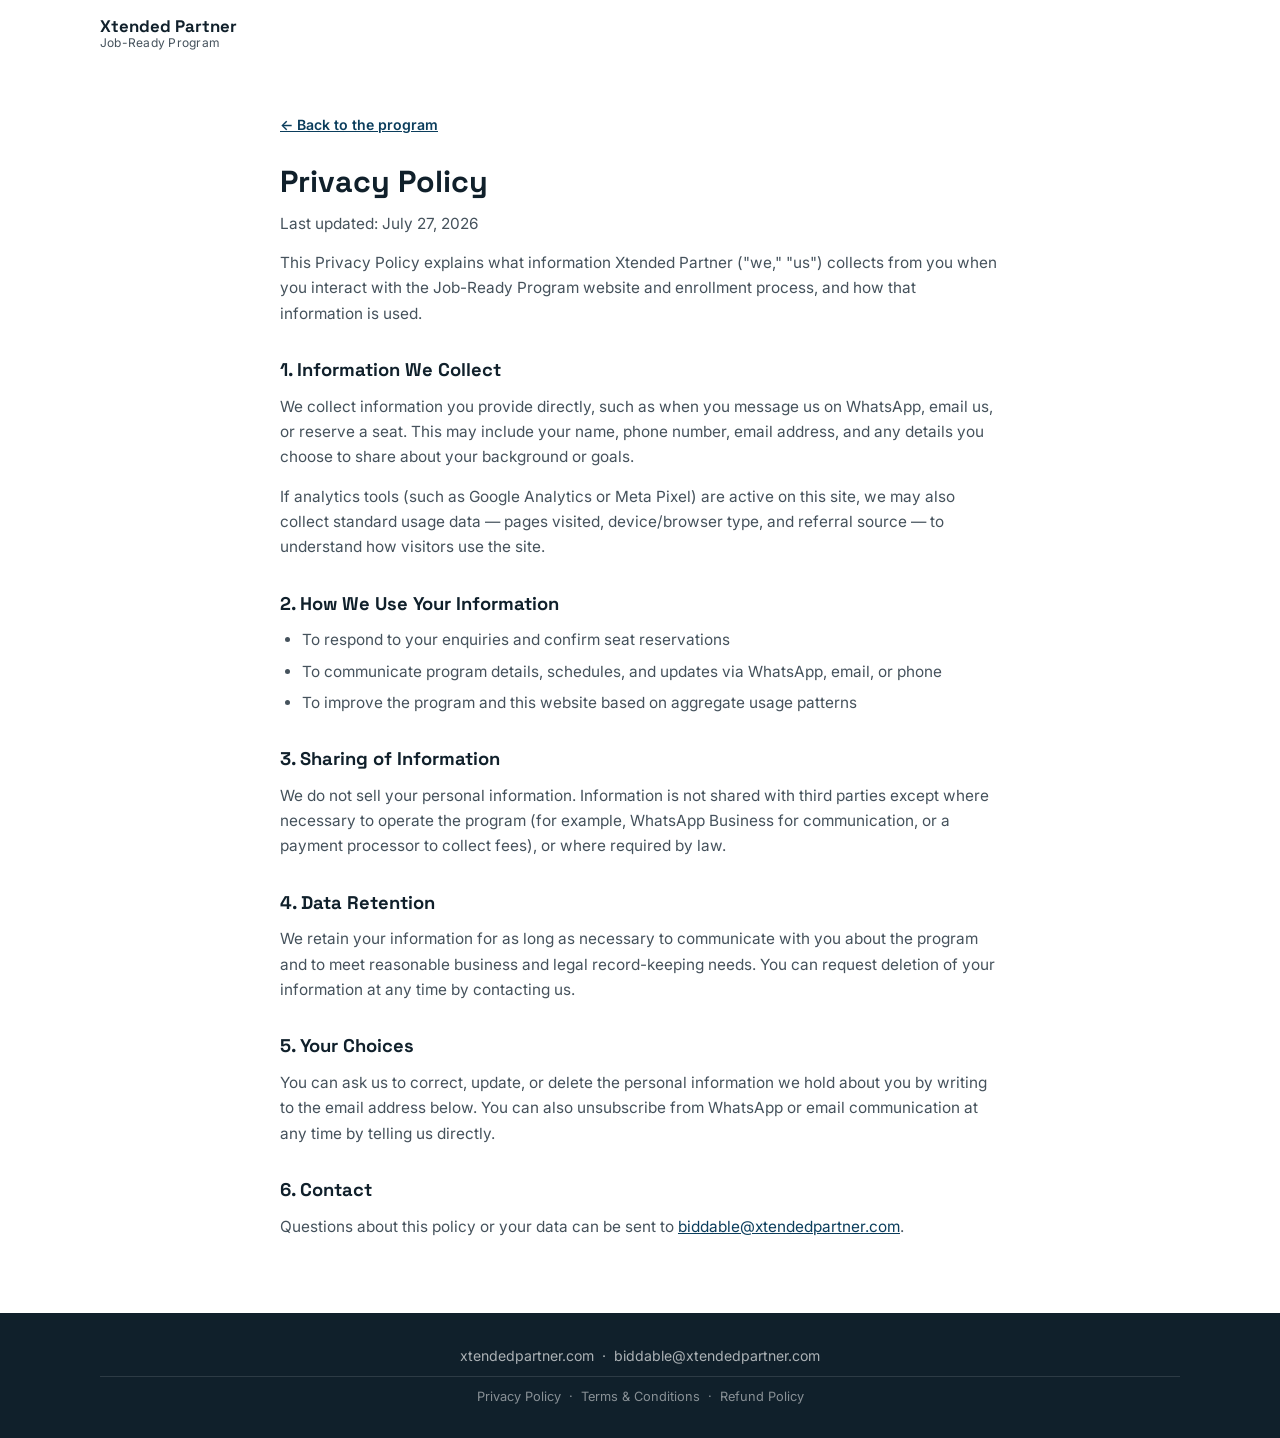
<file: privacy-policy.html>
<!DOCTYPE html>
<html lang="en">
<head>
  <meta charset="UTF-8">
  <meta name="viewport" content="width=device-width, initial-scale=1.0">
  <title>Privacy Policy | Xtended Partner</title>
  <meta name="description" content="Privacy Policy for the Xtended Partner Job-Ready Program.">
  <meta name="theme-color" content="#0B3D5C">
  <meta name="robots" content="noindex">

  <link rel="preconnect" href="https://fonts.googleapis.com">
  <link rel="preconnect" href="https://fonts.gstatic.com" crossorigin>
  <link href="https://fonts.googleapis.com/css2?family=Inter:wght@400;500;600;700;800&family=Space+Grotesk:wght@500;600;700&display=swap" rel="stylesheet">

  <link rel="stylesheet" href="css/style.css">
</head>
<body>

  <header class="site-header" id="site-header">
    <div class="container site-header__inner">
      <a href="index.html#hero" class="site-header__brand">
        <span class="site-header__brand-name">Xtended Partner</span>
        <span class="site-header__brand-tag">Job-Ready Program</span>
      </a>
    </div>
  </header>

  <main>
    <section class="legal-page">
      <div class="container">
        <a href="index.html" class="legal-back">&larr; Back to the program</a>

        <h1>Privacy Policy</h1>
        <p class="legal-updated">Last updated: July 27, 2026</p>

        <p>This Privacy Policy explains what information Xtended Partner ("we," "us") collects from you when you interact with the Job-Ready Program website and enrollment process, and how that information is used.</p>

        <h2>1. Information We Collect</h2>
        <p>We collect information you provide directly, such as when you message us on WhatsApp, email us, or reserve a seat. This may include your name, phone number, email address, and any details you choose to share about your background or goals.</p>
        <p>If analytics tools (such as Google Analytics or Meta Pixel) are active on this site, we may also collect standard usage data &mdash; pages visited, device/browser type, and referral source &mdash; to understand how visitors use the site.</p>

        <h2>2. How We Use Your Information</h2>
        <ul>
          <li>To respond to your enquiries and confirm seat reservations</li>
          <li>To communicate program details, schedules, and updates via WhatsApp, email, or phone</li>
          <li>To improve the program and this website based on aggregate usage patterns</li>
        </ul>

        <h2>3. Sharing of Information</h2>
        <p>We do not sell your personal information. Information is not shared with third parties except where necessary to operate the program (for example, WhatsApp Business for communication, or a payment processor to collect fees), or where required by law.</p>

        <h2>4. Data Retention</h2>
        <p>We retain your information for as long as necessary to communicate with you about the program and to meet reasonable business and legal record-keeping needs. You can request deletion of your information at any time by contacting us.</p>

        <h2>5. Your Choices</h2>
        <p>You can ask us to correct, update, or delete the personal information we hold about you by writing to the email address below. You can also unsubscribe from WhatsApp or email communication at any time by telling us directly.</p>

        <h2>6. Contact</h2>
        <p>Questions about this policy or your data can be sent to <a href="mailto:biddable@xtendedpartner.com">biddable@xtendedpartner.com</a>.</p>
      </div>
    </section>
  </main>

  <footer class="site-footer">
    <div class="container site-footer__inner">
      <p class="site-footer__links">
        <a href="https://xtendedpartner.com">xtendedpartner.com</a>
        <span aria-hidden="true">&middot;</span>
        <a href="mailto:biddable@xtendedpartner.com">biddable@xtendedpartner.com</a>
      </p>
      <p class="site-footer__legal">
        <a href="privacy-policy.html">Privacy Policy</a>
        <span aria-hidden="true">&middot;</span>
        <a href="terms.html">Terms &amp; Conditions</a>
        <span aria-hidden="true">&middot;</span>
        <a href="refund-policy.html">Refund Policy</a>
      </p>
    </div>
  </footer>

</body>
</html>
</file>
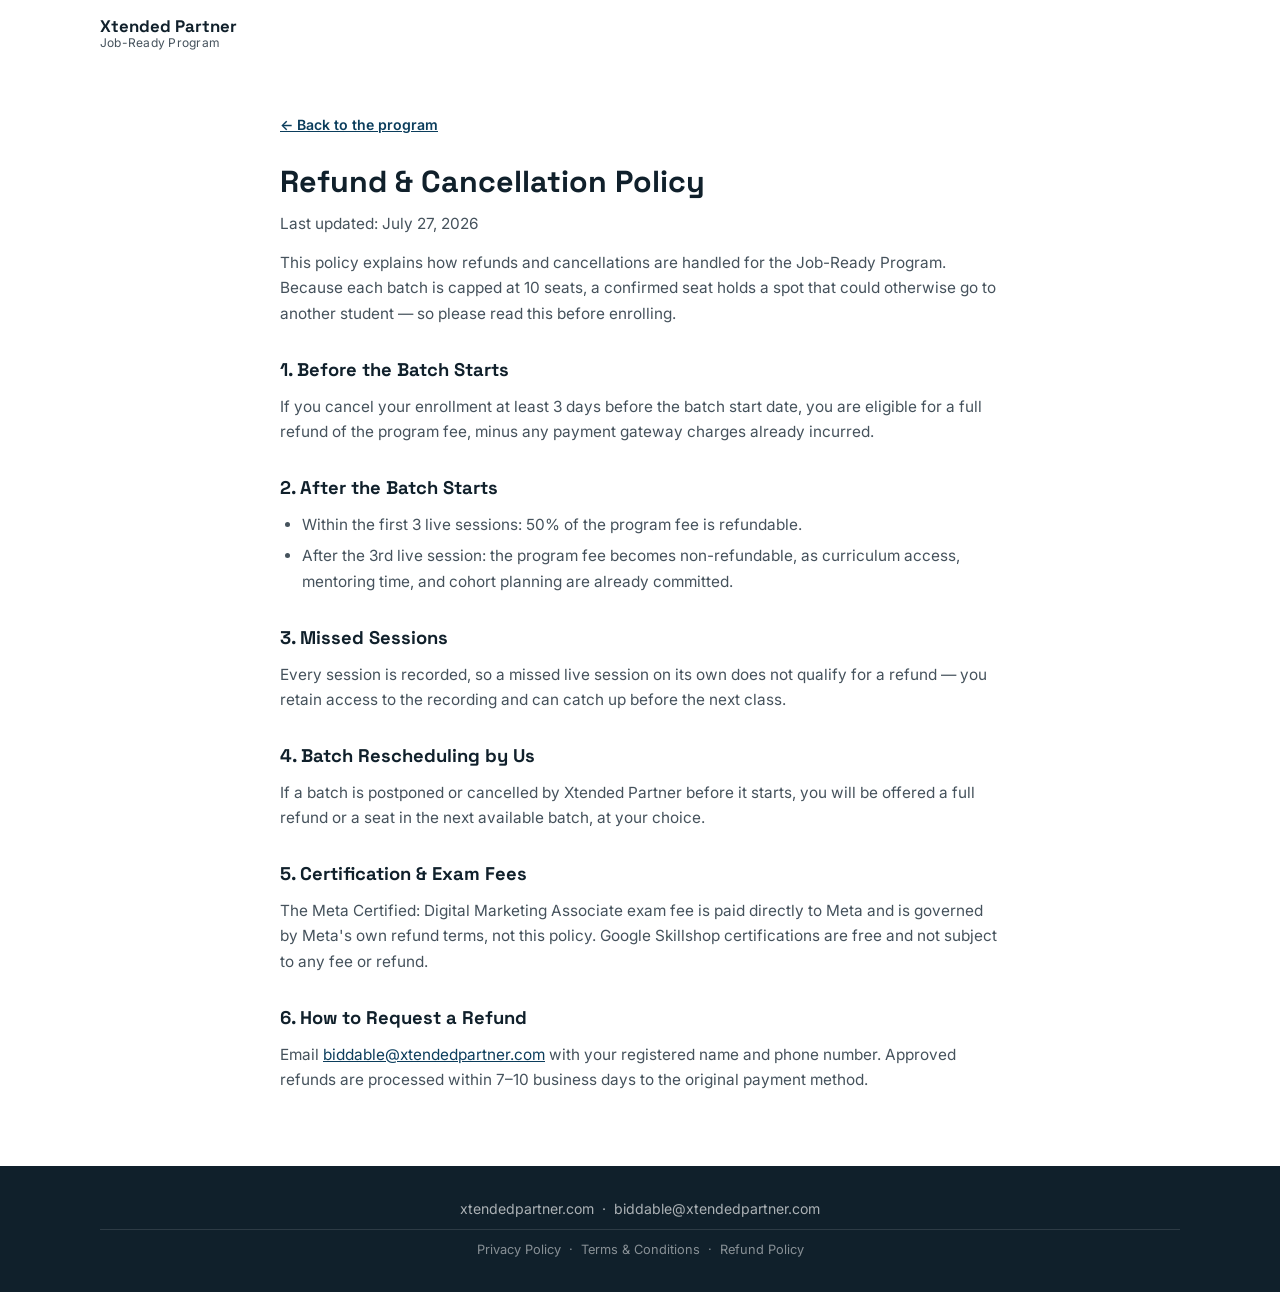
<file: refund-policy.html>
<!DOCTYPE html>
<html lang="en">
<head>
  <meta charset="UTF-8">
  <meta name="viewport" content="width=device-width, initial-scale=1.0">
  <title>Refund &amp; Cancellation Policy | Xtended Partner</title>
  <meta name="description" content="Refund and Cancellation Policy for the Xtended Partner Job-Ready Program.">
  <meta name="theme-color" content="#0B3D5C">
  <meta name="robots" content="noindex">

  <link rel="preconnect" href="https://fonts.googleapis.com">
  <link rel="preconnect" href="https://fonts.gstatic.com" crossorigin>
  <link href="https://fonts.googleapis.com/css2?family=Inter:wght@400;500;600;700;800&family=Space+Grotesk:wght@500;600;700&display=swap" rel="stylesheet">

  <link rel="stylesheet" href="css/style.css">
</head>
<body>

  <header class="site-header" id="site-header">
    <div class="container site-header__inner">
      <a href="index.html#hero" class="site-header__brand">
        <span class="site-header__brand-name">Xtended Partner</span>
        <span class="site-header__brand-tag">Job-Ready Program</span>
      </a>
    </div>
  </header>

  <main>
    <section class="legal-page">
      <div class="container">
        <a href="index.html" class="legal-back">&larr; Back to the program</a>

        <h1>Refund &amp; Cancellation Policy</h1>
        <p class="legal-updated">Last updated: July 27, 2026</p>

        <p>This policy explains how refunds and cancellations are handled for the Job-Ready Program. Because each batch is capped at 10 seats, a confirmed seat holds a spot that could otherwise go to another student &mdash; so please read this before enrolling.</p>

        <h2>1. Before the Batch Starts</h2>
        <p>If you cancel your enrollment at least 3 days before the batch start date, you are eligible for a full refund of the program fee, minus any payment gateway charges already incurred.</p>

        <h2>2. After the Batch Starts</h2>
        <ul>
          <li>Within the first 3 live sessions: 50% of the program fee is refundable.</li>
          <li>After the 3rd live session: the program fee becomes non-refundable, as curriculum access, mentoring time, and cohort planning are already committed.</li>
        </ul>

        <h2>3. Missed Sessions</h2>
        <p>Every session is recorded, so a missed live session on its own does not qualify for a refund &mdash; you retain access to the recording and can catch up before the next class.</p>

        <h2>4. Batch Rescheduling by Us</h2>
        <p>If a batch is postponed or cancelled by Xtended Partner before it starts, you will be offered a full refund or a seat in the next available batch, at your choice.</p>

        <h2>5. Certification &amp; Exam Fees</h2>
        <p>The Meta Certified: Digital Marketing Associate exam fee is paid directly to Meta and is governed by Meta's own refund terms, not this policy. Google Skillshop certifications are free and not subject to any fee or refund.</p>

        <h2>6. How to Request a Refund</h2>
        <p>Email <a href="mailto:biddable@xtendedpartner.com">biddable@xtendedpartner.com</a> with your registered name and phone number. Approved refunds are processed within 7&ndash;10 business days to the original payment method.</p>
      </div>
    </section>
  </main>

  <footer class="site-footer">
    <div class="container site-footer__inner">
      <p class="site-footer__links">
        <a href="https://xtendedpartner.com">xtendedpartner.com</a>
        <span aria-hidden="true">&middot;</span>
        <a href="mailto:biddable@xtendedpartner.com">biddable@xtendedpartner.com</a>
      </p>
      <p class="site-footer__legal">
        <a href="privacy-policy.html">Privacy Policy</a>
        <span aria-hidden="true">&middot;</span>
        <a href="terms.html">Terms &amp; Conditions</a>
        <span aria-hidden="true">&middot;</span>
        <a href="refund-policy.html">Refund Policy</a>
      </p>
    </div>
  </footer>

</body>
</html>
</file>
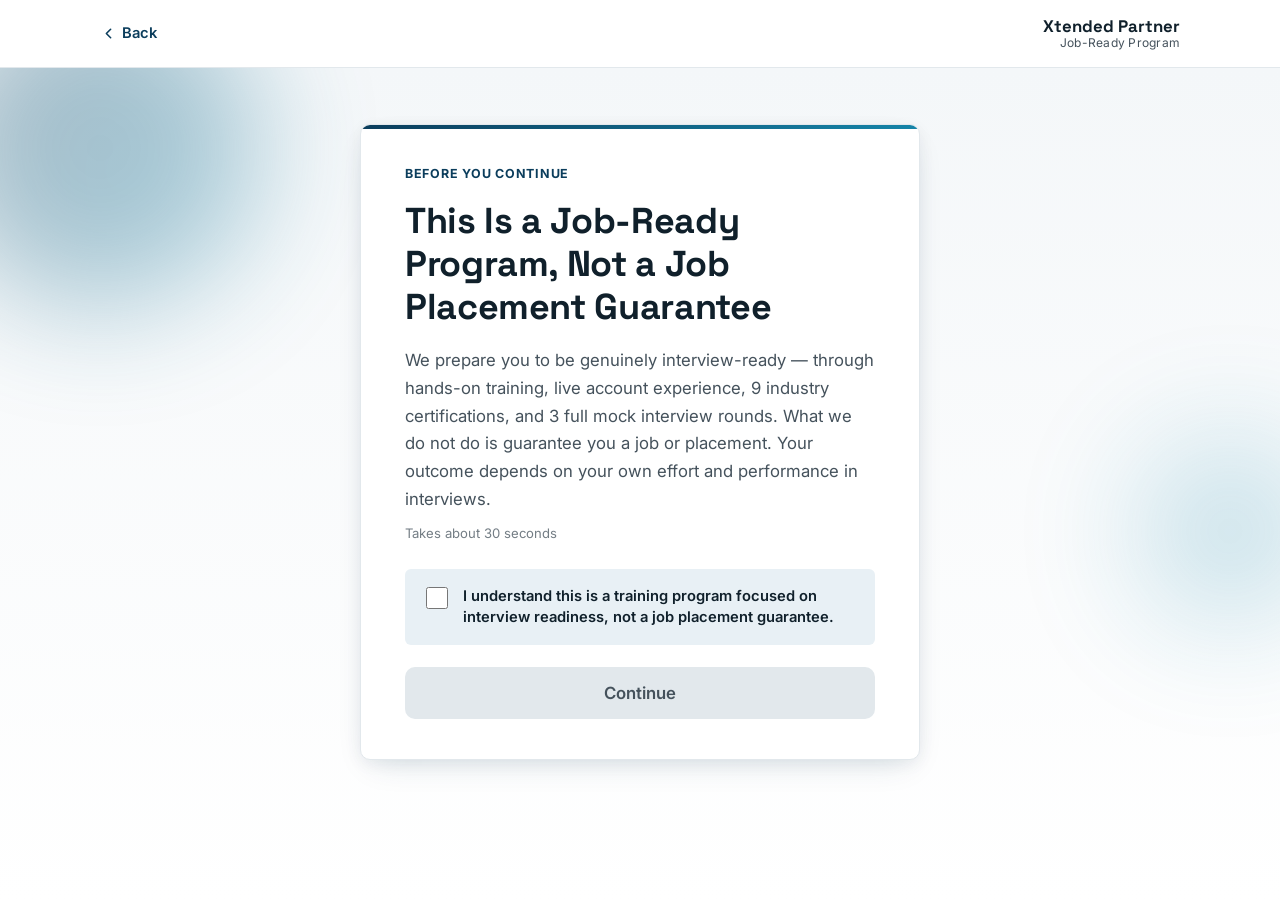
<file: register.html>
<!DOCTYPE html>
<html lang="en">
<head>
  <meta charset="UTF-8">
  <meta name="viewport" content="width=device-width, initial-scale=1.0">
  <title>Register — Job-Ready Program | Xtended Partner</title>
  <meta name="robots" content="noindex">
  <meta name="theme-color" content="#0B3D5C">

  <link rel="preconnect" href="https://fonts.googleapis.com">
  <link rel="preconnect" href="https://fonts.gstatic.com" crossorigin>
  <link href="https://fonts.googleapis.com/css2?family=Inter:wght@400;500;600;700;800&family=Space+Grotesk:wght@500;600;700&display=swap" rel="stylesheet">

  <link rel="stylesheet" href="css/style.css">
  <link rel="stylesheet" href="css/register.css">
</head>
<body>

  <header class="register-header">
    <div class="container register-header__inner">
      <a href="index.html" class="register-back">
        <svg viewBox="0 0 24 24" fill="none" stroke="currentColor" stroke-width="2.25" stroke-linecap="round" stroke-linejoin="round"><path d="m15 18-6-6 6-6"/></svg>
        Back
      </a>
      <span class="site-header__brand register-header__brand">
        <span class="site-header__brand-name">Xtended Partner</span>
        <span class="site-header__brand-tag">Job-Ready Program</span>
      </span>
    </div>
  </header>

  <main class="register-shell">
    <div class="register-shell__orbs" aria-hidden="true">
      <span class="hero__orb hero__orb--1"></span>
      <span class="hero__orb hero__orb--2"></span>
    </div>
    <div class="container register-shell__inner" id="register-root">
      <!-- Registration steps are rendered here by js/register.js -->
    </div>
  </main>

  <script src="js/register.js" defer></script>
</body>
</html>
</file>
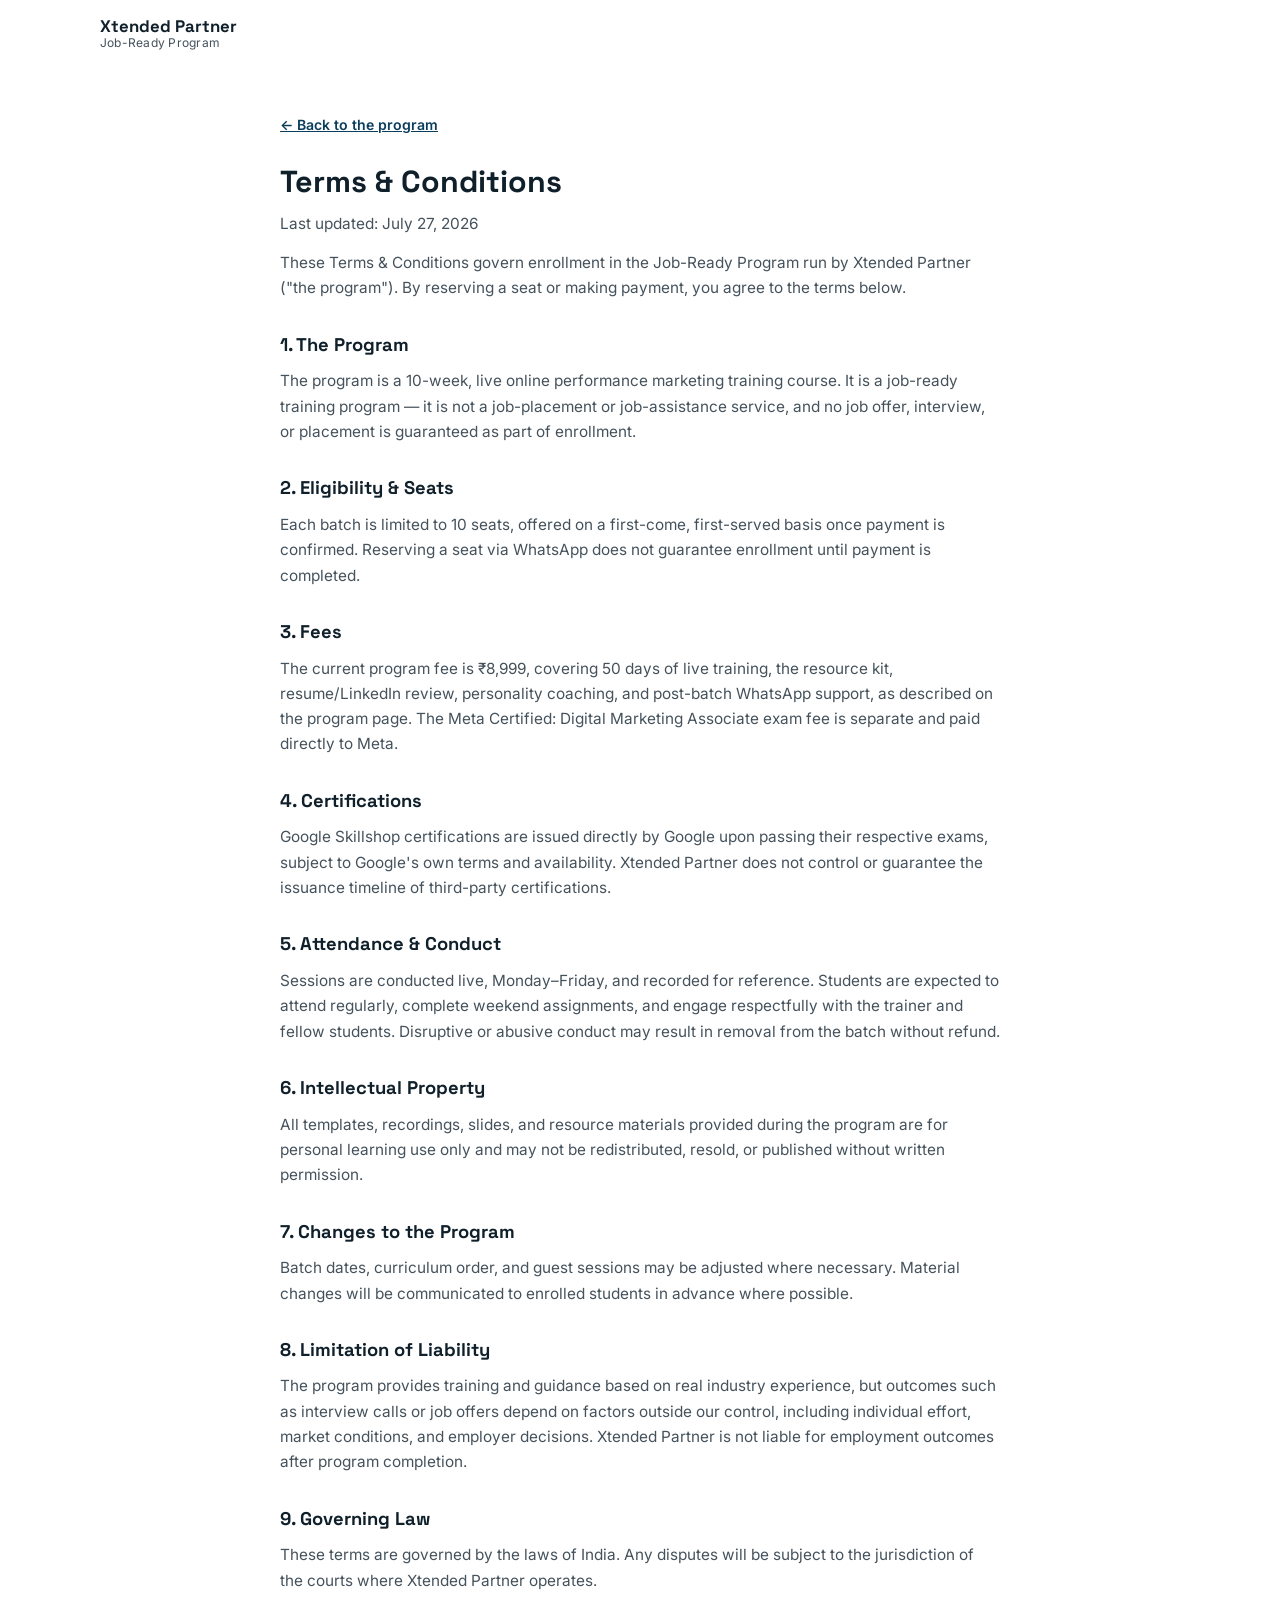
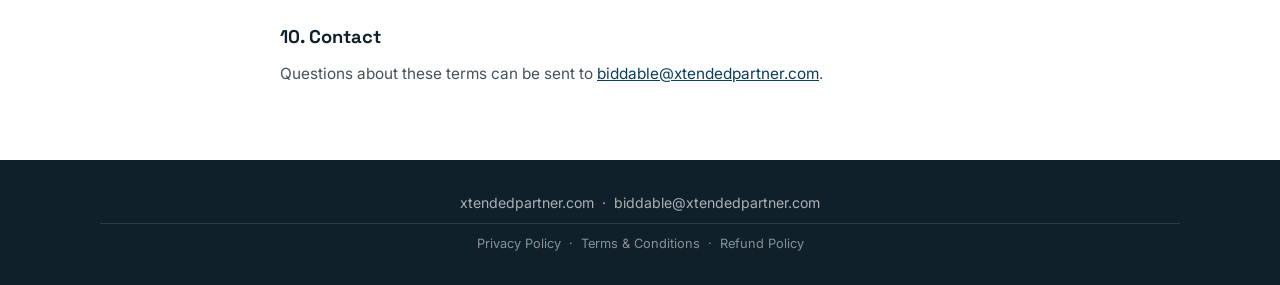
<file: terms.html>
<!DOCTYPE html>
<html lang="en">
<head>
  <meta charset="UTF-8">
  <meta name="viewport" content="width=device-width, initial-scale=1.0">
  <title>Terms &amp; Conditions | Xtended Partner</title>
  <meta name="description" content="Terms and Conditions for the Xtended Partner Job-Ready Program.">
  <meta name="theme-color" content="#0B3D5C">
  <meta name="robots" content="noindex">

  <link rel="preconnect" href="https://fonts.googleapis.com">
  <link rel="preconnect" href="https://fonts.gstatic.com" crossorigin>
  <link href="https://fonts.googleapis.com/css2?family=Inter:wght@400;500;600;700;800&family=Space+Grotesk:wght@500;600;700&display=swap" rel="stylesheet">

  <link rel="stylesheet" href="css/style.css">
</head>
<body>

  <header class="site-header" id="site-header">
    <div class="container site-header__inner">
      <a href="index.html#hero" class="site-header__brand">
        <span class="site-header__brand-name">Xtended Partner</span>
        <span class="site-header__brand-tag">Job-Ready Program</span>
      </a>
    </div>
  </header>

  <main>
    <section class="legal-page">
      <div class="container">
        <a href="index.html" class="legal-back">&larr; Back to the program</a>

        <h1>Terms &amp; Conditions</h1>
        <p class="legal-updated">Last updated: July 27, 2026</p>

        <p>These Terms &amp; Conditions govern enrollment in the Job-Ready Program run by Xtended Partner ("the program"). By reserving a seat or making payment, you agree to the terms below.</p>

        <h2>1. The Program</h2>
        <p>The program is a 10-week, live online performance marketing training course. It is a job-ready training program &mdash; it is not a job-placement or job-assistance service, and no job offer, interview, or placement is guaranteed as part of enrollment.</p>

        <h2>2. Eligibility &amp; Seats</h2>
        <p>Each batch is limited to 10 seats, offered on a first-come, first-served basis once payment is confirmed. Reserving a seat via WhatsApp does not guarantee enrollment until payment is completed.</p>

        <h2>3. Fees</h2>
        <p>The current program fee is &#8377;8,999, covering 50 days of live training, the resource kit, resume/LinkedIn review, personality coaching, and post-batch WhatsApp support, as described on the program page. The Meta Certified: Digital Marketing Associate exam fee is separate and paid directly to Meta.</p>

        <h2>4. Certifications</h2>
        <p>Google Skillshop certifications are issued directly by Google upon passing their respective exams, subject to Google's own terms and availability. Xtended Partner does not control or guarantee the issuance timeline of third-party certifications.</p>

        <h2>5. Attendance &amp; Conduct</h2>
        <p>Sessions are conducted live, Monday&ndash;Friday, and recorded for reference. Students are expected to attend regularly, complete weekend assignments, and engage respectfully with the trainer and fellow students. Disruptive or abusive conduct may result in removal from the batch without refund.</p>

        <h2>6. Intellectual Property</h2>
        <p>All templates, recordings, slides, and resource materials provided during the program are for personal learning use only and may not be redistributed, resold, or published without written permission.</p>

        <h2>7. Changes to the Program</h2>
        <p>Batch dates, curriculum order, and guest sessions may be adjusted where necessary. Material changes will be communicated to enrolled students in advance where possible.</p>

        <h2>8. Limitation of Liability</h2>
        <p>The program provides training and guidance based on real industry experience, but outcomes such as interview calls or job offers depend on factors outside our control, including individual effort, market conditions, and employer decisions. Xtended Partner is not liable for employment outcomes after program completion.</p>

        <h2>9. Governing Law</h2>
        <p>These terms are governed by the laws of India. Any disputes will be subject to the jurisdiction of the courts where Xtended Partner operates.</p>

        <h2>10. Contact</h2>
        <p>Questions about these terms can be sent to <a href="mailto:biddable@xtendedpartner.com">biddable@xtendedpartner.com</a>.</p>
      </div>
    </section>
  </main>

  <footer class="site-footer">
    <div class="container site-footer__inner">
      <p class="site-footer__links">
        <a href="https://xtendedpartner.com">xtendedpartner.com</a>
        <span aria-hidden="true">&middot;</span>
        <a href="mailto:biddable@xtendedpartner.com">biddable@xtendedpartner.com</a>
      </p>
      <p class="site-footer__legal">
        <a href="privacy-policy.html">Privacy Policy</a>
        <span aria-hidden="true">&middot;</span>
        <a href="terms.html">Terms &amp; Conditions</a>
        <span aria-hidden="true">&middot;</span>
        <a href="refund-policy.html">Refund Policy</a>
      </p>
    </div>
  </footer>

</body>
</html>
</file>
<file: css/style.css>
/* ==========================================================================
   Job-Ready Program — Landing Page
   Mobile-first. No external dependencies.
   ========================================================================== */

:root {
  /* Color */
  --color-ink: #10202b;
  --color-ink-soft: #45525c;
  --color-bg: #ffffff;
  --color-bg-alt: #f4f7f9;
  --color-border: #e2e8ec;

  --color-accent: #0b3d5c;
  --color-accent-dark: #082c43;
  --color-accent-soft: #e8f0f5;
  --color-accent-2: #1584a8;
  --gradient-accent: linear-gradient(120deg, var(--color-accent) 0%, var(--color-accent-2) 100%);

  --header-height: 68px;

  /* Type */
  --font-base: 'Inter', -apple-system, BlinkMacSystemFont, "Segoe UI", Roboto, "Helvetica Neue", Arial, sans-serif;
  --font-heading: 'Space Grotesk', var(--font-base);

  /* Spacing / layout */
  --container-width: 1120px;
  --radius: 10px;
  --radius-sm: 6px;
}

/* ---- Reset ---- */
*, *::before, *::after { box-sizing: border-box; }
html {
  -webkit-text-size-adjust: 100%;
  scroll-behavior: smooth;
}
section[id] { scroll-margin-top: var(--header-height); }
@media (prefers-reduced-motion: reduce) {
  html { scroll-behavior: auto; }
}
body {
  margin: 0;
  font-family: var(--font-base);
  color: var(--color-ink);
  background: var(--color-bg);
  line-height: 1.5;
  -webkit-font-smoothing: antialiased;
}
img { max-width: 100%; display: block; }
ul { list-style: none; margin: 0; padding: 0; }
a { color: inherit; text-decoration: none; }
h1, h2, h3, p { margin: 0; }

.container {
  width: 100%;
  max-width: var(--container-width);
  margin-inline: auto;
  padding-inline: 20px;
}

/* ---- Buttons ---- */
.btn {
  display: inline-flex;
  align-items: center;
  justify-content: center;
  font-family: inherit;
  font-weight: 600;
  text-align: center;
  border: none;
  border-radius: var(--radius-sm);
  cursor: pointer;
  transition: background-color 0.15s ease, transform 0.05s ease;
}
.btn:active { transform: translateY(1px); }

.btn--primary {
  background: var(--color-accent);
  color: #ffffff;
}
.btn--primary:hover { background: var(--color-accent-dark); }

.btn--large {
  padding: 16px 28px;
  font-size: 1.05rem;
  border-radius: var(--radius);
  width: 100%;
}
@media (min-width: 560px) {
  .btn--large { width: auto; }
}

/* ==========================================================================
   Header / Navigation
   ========================================================================== */
.site-header {
  position: sticky;
  top: 0;
  z-index: 600;
  height: var(--header-height);
  display: flex;
  align-items: center;
  background: rgba(255, 255, 255, 0.9);
  backdrop-filter: blur(10px);
  border-bottom: 1px solid transparent;
  transition: border-color 0.2s ease, box-shadow 0.2s ease;
}
.site-header.is-scrolled {
  border-bottom-color: var(--color-border);
  box-shadow: 0 4px 20px rgba(16, 32, 43, 0.06);
}
.site-header__inner {
  width: 100%;
  display: flex;
  align-items: center;
  justify-content: space-between;
  gap: 16px;
}
.site-header__brand {
  display: flex;
  flex-direction: column;
  line-height: 1.2;
  z-index: 2;
}
.site-header__brand-name {
  font-family: var(--font-heading);
  font-weight: 700;
  font-size: 1.05rem;
  color: var(--color-ink);
}
.site-header__brand-tag {
  font-size: 0.75rem;
  color: var(--color-ink-soft);
  letter-spacing: 0.02em;
}

.nav-toggle {
  z-index: 2;
  width: 32px;
  height: 32px;
  padding: 0;
  border: none;
  background: none;
  display: flex;
  flex-direction: column;
  justify-content: center;
  align-items: center;
  gap: 5px;
  cursor: pointer;
}
.nav-toggle span {
  width: 22px;
  height: 2px;
  background: var(--color-ink);
  border-radius: 2px;
  transition: transform 0.2s ease, opacity 0.2s ease;
}
.nav-toggle[aria-expanded="true"] span:nth-child(1) { transform: translateY(7px) rotate(45deg); }
.nav-toggle[aria-expanded="true"] span:nth-child(2) { opacity: 0; }
.nav-toggle[aria-expanded="true"] span:nth-child(3) { transform: translateY(-7px) rotate(-45deg); }

.site-nav {
  position: fixed;
  inset: var(--header-height) 0 0 0;
  background: var(--color-bg);
  padding: 24px 20px;
  display: flex;
  flex-direction: column;
  gap: 24px;
  transform: translateX(100%);
  transition: transform 0.25s ease;
  overflow-y: auto;
}
.site-nav.is-open {
  transform: translateX(0);
}
.site-nav__list {
  display: flex;
  flex-direction: column;
  gap: 4px;
}
.site-nav__link {
  display: block;
  padding: 12px 4px;
  font-size: 1.05rem;
  font-weight: 600;
  color: var(--color-ink);
  border-bottom: 1px solid var(--color-border);
}
.site-nav__link.is-active {
  color: var(--color-accent);
}
.site-nav__cta {
  padding: 14px 20px;
}

@media (min-width: 960px) {
  .nav-toggle { display: none; }
  .site-nav {
    position: static;
    inset: auto;
    flex-direction: row;
    align-items: center;
    padding: 0;
    background: none;
    transform: none;
    gap: 28px;
    overflow: visible;
  }
  .site-nav__list {
    flex-direction: row;
    gap: 26px;
  }
  .site-nav__link {
    padding: 4px 0;
    font-size: 0.92rem;
    border-bottom: 2px solid transparent;
  }
  .site-nav__link:hover,
  .site-nav__link.is-active {
    color: var(--color-accent);
    border-bottom-color: var(--color-accent);
  }
  .site-nav__cta {
    padding: 10px 20px;
    font-size: 0.9rem;
  }
}

/* ==========================================================================
   Hero
   ========================================================================== */
.hero {
  position: relative;
  overflow: hidden;
  background: linear-gradient(180deg, var(--color-bg-alt) 0%, var(--color-bg) 100%);
  padding-block: 44px 56px;
  scroll-margin-top: var(--header-height);
}
.hero__orbs {
  position: absolute;
  inset: 0;
  z-index: 0;
  overflow: hidden;
}
.hero__orb {
  position: absolute;
  border-radius: 50%;
  filter: blur(60px);
  opacity: 0.35;
  animation: orbFloat 16s ease-in-out infinite;
}
.hero__orb--1 {
  width: 320px;
  height: 320px;
  top: -80px;
  left: -60px;
  background: var(--gradient-accent);
}
.hero__orb--2 {
  width: 260px;
  height: 260px;
  top: 40%;
  right: -80px;
  background: radial-gradient(circle, var(--color-accent-2), transparent 70%);
  animation-duration: 20s;
  animation-delay: -4s;
}
.hero__orb--3 {
  width: 200px;
  height: 200px;
  bottom: -60px;
  left: 30%;
  background: radial-gradient(circle, var(--color-accent), transparent 70%);
  animation-duration: 18s;
  animation-delay: -9s;
}
@keyframes orbFloat {
  0%, 100% { transform: translate(0, 0) scale(1); }
  50% { transform: translate(24px, -18px) scale(1.08); }
}
@media (prefers-reduced-motion: reduce) {
  .hero__orb { animation: none; }
}

.gradient-text {
  background: var(--gradient-accent);
  -webkit-background-clip: text;
  background-clip: text;
  color: transparent;
}

.hero__grid {
  position: relative;
  z-index: 1;
  display: flex;
  flex-direction: column;
  align-items: center;
  gap: 36px;
}
.hero__inner {
  max-width: 760px;
  text-align: center;
  display: flex;
  flex-direction: column;
  align-items: center;
}
.hero__eyebrow {
  font-size: 0.8rem;
  font-weight: 700;
  letter-spacing: 0.06em;
  text-transform: uppercase;
  color: var(--color-accent);
  margin-bottom: 14px;
}
.hero__headline {
  font-family: var(--font-heading);
  font-size: 1.9rem;
  line-height: 1.22;
  font-weight: 700;
  letter-spacing: -0.01em;
  color: var(--color-ink);
  margin-bottom: 18px;
  text-wrap: balance;
}
.hero__points-heading {
  font-family: var(--font-heading);
  font-size: 1.05rem;
  font-weight: 700;
  color: var(--color-ink);
  margin-bottom: 12px;
}
.hero__points {
  display: flex;
  flex-direction: column;
  gap: 9px;
  max-width: 560px;
  margin-bottom: 28px;
  text-align: left;
}
.hero__points li {
  display: flex;
  align-items: flex-start;
  gap: 10px;
  font-size: 0.88rem;
  line-height: 1.35;
  color: var(--color-ink-soft);
}
.hero__points svg {
  flex: 0 0 auto;
  width: 16px;
  height: 16px;
  margin-top: 2px;
  color: var(--color-accent);
}
.hero__cta {
  margin-bottom: 14px;
}
.hero__meta {
  font-size: 0.9rem;
  font-weight: 600;
  color: var(--color-ink-soft);
}

@media (min-width: 700px) {
  .hero { padding-block: 72px 60px; }
  .hero__headline { font-size: 2.75rem; }
}
@media (min-width: 860px) {
  .hero__grid {
    flex-direction: row;
    align-items: center;
    gap: 40px;
    text-align: left;
  }
  .hero__inner {
    flex: 1 1 auto;
    align-items: flex-start;
    text-align: left;
    max-width: 540px;
    min-width: 0;
  }
  .hero__visual {
    flex: 0 0 auto;
    width: 250px;
    max-width: 32%;
    min-width: 0;
  }
}
@media (min-width: 1000px) {
  .hero__headline { font-size: 2.7rem; }
  .hero__grid { gap: 48px; }
  .hero__inner { max-width: 580px; }
  .hero__visual { width: 280px; max-width: 280px; }
}

/* ---- Hero visual: abstract campaign-performance mock, no real account data ---- */
.hero__visual {
  position: relative;
  width: 100%;
  max-width: 300px;
  margin-bottom: 24px;
}
@media (min-width: 860px) {
  .hero__visual { margin-bottom: 0; }
}
.ad-mock {
  position: relative;
  background: var(--color-bg);
  border: 1px solid var(--color-border);
  border-radius: 14px;
  padding: 16px;
  box-shadow: 0 24px 48px -20px rgba(11, 61, 92, 0.3), 0 6px 16px rgba(16, 32, 43, 0.08);
  display: flex;
  flex-direction: column;
  gap: 11px;
}
.ad-mock::before {
  content: "";
  position: absolute;
  inset: 0;
  border-radius: inherit;
  padding: 1px;
  background: linear-gradient(135deg, rgba(21, 132, 168, 0.5), rgba(11, 61, 92, 0) 40%);
  -webkit-mask: linear-gradient(#000 0 0) content-box, linear-gradient(#000 0 0);
  -webkit-mask-composite: xor;
  mask-composite: exclude;
  pointer-events: none;
}
.ad-mock__heading-row {
  display: flex;
  align-items: center;
  gap: 8px;
}
.ad-mock__heading-icon {
  flex: 0 0 auto;
  display: flex;
  align-items: center;
  justify-content: center;
  width: 20px;
  height: 20px;
  border-radius: 6px;
  background: var(--gradient-accent);
  color: #ffffff;
}
.ad-mock__heading-icon svg {
  width: 11px;
  height: 11px;
}
.ad-mock__heading {
  font-size: 0.62rem;
  font-weight: 700;
  text-transform: uppercase;
  letter-spacing: 0.03em;
  color: var(--color-ink);
}
.ad-mock__industries {
  display: grid;
  grid-template-columns: repeat(2, 1fr);
  gap: 8px;
}
.ad-mock__industry {
  display: flex;
  align-items: center;
  gap: 8px;
  padding: 8px 9px;
  background: var(--color-accent-soft);
  border-radius: 9px;
}
.ad-mock__industry-icon {
  flex: 0 0 auto;
  display: flex;
  align-items: center;
  justify-content: center;
  width: 20px;
  height: 20px;
  color: var(--color-accent);
}
.ad-mock__industry-icon svg {
  width: 15px;
  height: 15px;
}
.ad-mock__industry-label {
  font-size: 0.68rem;
  font-weight: 700;
  color: var(--color-ink);
  line-height: 1.2;
}
.ad-mock__stats {
  display: flex;
  gap: 14px;
  padding: 2px 2px 4px;
}
.ad-mock__stat {
  flex: 1;
  display: flex;
  flex-direction: column;
  gap: 2px;
}
.ad-mock__stat-num {
  font-family: var(--font-heading);
  font-size: 1.55rem;
  font-weight: 700;
  color: var(--color-accent);
  line-height: 1.1;
}
.ad-mock__stat-label {
  font-size: 0.64rem;
  font-weight: 600;
  color: var(--color-ink-soft);
  line-height: 1.25;
}
.ad-mock__chart {
  margin-top: 1px;
  padding-top: 11px;
  border-top: 1px solid var(--color-border);
}
.ad-mock__chart-top {
  display: flex;
  align-items: center;
  justify-content: space-between;
  margin-bottom: 6px;
}
.ad-mock__chart-title {
  font-size: 0.64rem;
  font-weight: 700;
  color: var(--color-ink);
}
.ad-mock__chart-delta {
  font-size: 0.6rem;
  font-weight: 700;
  color: #1a8f5e;
  background: rgba(26, 143, 94, 0.12);
  border-radius: 999px;
  padding: 2px 7px;
}
.ad-mock__chart svg {
  width: 100%;
  height: 42px;
  display: block;
  overflow: visible;
}

/* ---- Floating stat chip, breaks out of the card corner for depth ---- */
.hero__visual-badge {
  position: absolute;
  left: -10px;
  bottom: -16px;
  display: flex;
  flex-direction: column;
  gap: 1px;
  background: var(--color-accent);
  color: #ffffff;
  border-radius: 10px;
  padding: 8px 12px;
  box-shadow: 0 12px 24px rgba(11, 61, 92, 0.35);
}
.hero__visual-badge-num {
  font-family: var(--font-heading);
  font-size: 0.95rem;
  font-weight: 700;
  line-height: 1.1;
}
.hero__visual-badge-label {
  font-size: 0.58rem;
  color: rgba(255, 255, 255, 0.8);
  white-space: nowrap;
}

@media (min-width: 480px) {
  .hero__visual-badge { left: -16px; bottom: -16px; padding: 10px 14px; }
}

/* ==========================================================================
   Credibility bar
   ========================================================================== */
.credibility {
  background: var(--color-accent);
  color: #ffffff;
  padding-block: 28px;
}
.stat-row {
  display: grid;
  grid-template-columns: repeat(2, 1fr);
  gap: 20px;
  margin-bottom: 22px;
}
.stat-row__item {
  display: flex;
  flex-direction: column;
  align-items: center;
  text-align: center;
  gap: 2px;
}
.stat-row__number {
  font-family: var(--font-heading);
  font-size: 1.6rem;
  font-weight: 700;
  line-height: 1.1;
}
.stat-row__label {
  font-size: 0.76rem;
  color: rgba(255, 255, 255, 0.75);
  max-width: 14ch;
}
.platform-badges {
  display: flex;
  flex-wrap: wrap;
  justify-content: center;
  gap: 8px;
  padding-top: 20px;
  border-top: 1px solid rgba(255, 255, 255, 0.15);
}
.platform-badge {
  font-size: 0.78rem;
  font-weight: 600;
  color: #ffffff;
  background: rgba(255, 255, 255, 0.12);
  border-radius: 999px;
  padding: 6px 14px;
  white-space: nowrap;
}

@media (min-width: 860px) {
  .stat-row {
    grid-template-columns: repeat(4, 1fr);
    gap: 24px;
  }
  .stat-row__label { max-width: none; }
}

/* ==========================================================================
   Shared section styles
   ========================================================================== */
.visually-hidden {
  position: absolute;
  width: 1px;
  height: 1px;
  padding: 0;
  margin: -1px;
  overflow: hidden;
  clip: rect(0, 0, 0, 0);
  white-space: nowrap;
  border: 0;
}

section {
  padding-block: 40px;
}
.outcomes,
.certifications,
.faq {
  background: var(--color-bg-alt);
}

.section-header {
  max-width: 680px;
  margin-inline: auto;
  text-align: center;
  margin-bottom: 26px;
}
.section-header__title {
  font-family: var(--font-heading);
  font-size: 1.5rem;
  line-height: 1.28;
  font-weight: 700;
  color: var(--color-ink);
}
.section-header__note {
  margin-top: 8px;
  font-size: 0.92rem;
  color: var(--color-ink-soft);
}
.curriculum .section-header__note {
  white-space: nowrap;
}

@media (min-width: 700px) {
  section { padding-block: 60px; }
  .section-header__title { font-size: 1.9rem; }
}

/* ==========================================================================
   Why This Program Is Different
   ========================================================================== */
.why__grid {
  display: grid;
  grid-template-columns: 1fr;
  gap: 12px;
}
.why-card {
  display: flex;
  flex-direction: column;
  background: var(--color-bg);
  border: 1px solid var(--color-border);
  border-radius: var(--radius);
  padding: 20px 18px;
  box-shadow: 0 4px 20px rgba(16, 32, 43, 0.05);
  transition: transform 0.2s ease, box-shadow 0.2s ease, border-color 0.2s ease;
}
.why-card:hover {
  transform: translateY(-4px);
  border-color: transparent;
  box-shadow: 0 16px 32px -12px rgba(11, 61, 92, 0.18), 0 4px 12px rgba(16, 32, 43, 0.06);
}
.why-card__icon {
  display: flex;
  align-items: center;
  justify-content: center;
  flex: 0 0 auto;
  width: 40px;
  height: 40px;
  margin-bottom: 14px;
  border-radius: 50%;
  background: var(--gradient-accent);
  color: #fff;
}
.why-card__icon svg {
  width: 19px;
  height: 19px;
}
.why-card__title {
  font-family: var(--font-heading);
  font-size: 0.96rem;
  font-weight: 600;
  color: var(--color-accent);
  margin-bottom: 7px;
  line-height: 1.35;
}
.why-card__body {
  font-size: 0.85rem;
  line-height: 1.5;
  color: var(--color-ink-soft);
}

@media (min-width: 560px) {
  .why__grid { grid-template-columns: repeat(2, 1fr); gap: 14px; }
}
@media (min-width: 860px) {
  .why__grid { grid-template-columns: repeat(4, 1fr); gap: 14px; }
}

/* Variant for pages with only 3 why-cards — keeps cards a fixed width and
   centered as a group instead of stretching edge-to-edge across 4 columns. */
.why__grid.why__grid--three { justify-content: center; }
@media (min-width: 560px) {
  .why__grid.why__grid--three { grid-template-columns: repeat(2, minmax(0, 280px)); }
}
@media (min-width: 860px) {
  .why__grid.why__grid--three { grid-template-columns: repeat(3, minmax(0, 300px)); max-width: 980px; margin: 0 auto; }
}

/* ==========================================================================
   Outcomes checklist
   ========================================================================== */
.checklist {
  max-width: 960px;
  margin-inline: auto;
  display: grid;
  grid-template-columns: 1fr;
  gap: 8px;
}
.checklist__item {
  display: flex;
  align-items: center;
  gap: 10px;
  padding: 10px 12px;
  background: var(--color-bg);
  border: 1px solid var(--color-border);
  border-radius: var(--radius-sm);
  font-size: 0.82rem;
}
.checklist__icon {
  flex: 0 0 auto;
  display: flex;
  align-items: center;
  justify-content: center;
  width: 26px;
  height: 26px;
  border-radius: 7px;
  background: var(--color-accent-soft);
  color: var(--color-accent);
}
.checklist__icon svg {
  width: 13px;
  height: 13px;
}
.checklist__text {
  color: var(--color-ink);
  font-weight: 500;
  line-height: 1.3;
}

@media (min-width: 560px) {
  .checklist { grid-template-columns: repeat(2, 1fr); }
}
@media (min-width: 860px) {
  .checklist { grid-template-columns: repeat(3, 1fr); }
}

/* ==========================================================================
   Accordion (Curriculum + FAQ)
   ========================================================================== */
.accordion {
  max-width: 760px;
  margin-inline: auto;
  display: flex;
  flex-direction: column;
  gap: 10px;
}
.accordion-item {
  background: var(--color-bg);
  border: 1px solid var(--color-border);
  border-radius: var(--radius-sm);
  overflow: hidden;
}
.accordion-header { margin: 0; }
.accordion-trigger {
  width: 100%;
  display: flex;
  align-items: center;
  justify-content: space-between;
  gap: 12px;
  padding: 16px 18px;
  background: none;
  border: none;
  font-family: inherit;
  font-size: 0.98rem;
  color: var(--color-ink);
  text-align: left;
  cursor: pointer;
}
.accordion-trigger__label { flex: 1; }
.accordion-trigger__chevron {
  flex: 0 0 auto;
  width: 18px;
  height: 18px;
  color: var(--color-ink-soft);
  transition: transform 0.2s ease;
}
.accordion-trigger[aria-expanded="true"] .accordion-trigger__chevron {
  transform: rotate(180deg);
}
.accordion-panel {
  padding: 0 18px 18px;
  font-size: 0.94rem;
  color: var(--color-ink-soft);
}


/* ==========================================================================
   Curriculum timeline
   ========================================================================== */
.timeline {
  max-width: 640px;
  margin-inline: auto;
  display: grid;
  grid-template-columns: 1fr;
  gap: 22px;
}
.timeline-item {
  position: relative;
  display: flex;
  gap: 16px;
  padding-left: 0;
}
.timeline-item::after {
  content: "";
  position: absolute;
  left: 17px;
  top: 36px;
  width: 2px;
  height: 22px;
  background: var(--color-border);
}
.timeline-item:nth-child(10)::after {
  display: none;
}

@media (min-width: 760px) {
  .timeline {
    max-width: 940px;
    grid-template-columns: 1fr 1fr;
    grid-template-rows: repeat(5, auto);
    grid-auto-flow: column;
    column-gap: 52px;
    row-gap: 22px;
  }
  .timeline-item:nth-child(5)::after {
    display: none;
  }
}
.timeline-item__node {
  position: relative;
  z-index: 1;
  flex: 0 0 auto;
  width: 36px;
  height: 36px;
  display: flex;
  align-items: center;
  justify-content: center;
  border-radius: 50%;
  background: var(--gradient-accent);
  color: #ffffff;
  font-family: var(--font-heading);
  font-weight: 700;
  font-size: 0.92rem;
}
.timeline-item__content {
  flex: 1;
  padding-top: 4px;
}
.timeline-item__title {
  font-family: var(--font-heading);
  font-size: 1rem;
  font-weight: 600;
  color: var(--color-ink);
  margin-bottom: 4px;
}
.timeline-item__body {
  font-size: 0.9rem;
  color: var(--color-ink-soft);
}
.timeline-item__certs {
  display: flex;
  flex-wrap: wrap;
  gap: 6px;
  margin-top: 8px;
}
.timeline-item__cert {
  display: inline-flex;
  align-items: center;
  gap: 5px;
  font-size: 0.72rem;
  font-weight: 600;
  color: var(--color-accent);
  background: var(--color-accent-soft);
  border-radius: 999px;
  padding: 4px 10px 4px 8px;
}
.timeline-item__cert svg {
  width: 12px;
  height: 12px;
}

/* ==========================================================================
   Quick facts (program format, condensed into curriculum section)
   ========================================================================== */
.quick-facts {
  display: flex;
  flex-wrap: wrap;
  justify-content: center;
  gap: 8px;
  max-width: 100%;
  margin: 0 auto 28px;
}
@media (min-width: 860px) {
  .quick-facts {
    flex-wrap: nowrap;
  }
}
.quick-facts__chip {
  display: inline-flex;
  align-items: center;
  gap: 7px;
  font-size: 0.82rem;
  font-weight: 600;
  color: var(--color-accent);
  background: var(--color-accent-soft);
  border-radius: 999px;
  padding: 7px 14px 7px 10px;
  white-space: nowrap;
}
.quick-facts__chip svg {
  flex: 0 0 auto;
  width: 15px;
  height: 15px;
}

/* ==========================================================================
   Certifications grid
   ========================================================================== */
.cert-grid {
  display: grid;
  grid-template-columns: repeat(2, 1fr);
  gap: 10px;
  max-width: 1120px;
  margin-inline: auto;
}
.cert-card {
  display: flex;
  flex-direction: column;
  align-items: center;
  text-align: center;
  gap: 3px;
  padding: 10px 4px;
  background: var(--color-bg);
  border: 1px solid var(--color-border);
  border-radius: var(--radius-sm);
  min-width: 0;
}
.cert-card__badge {
  width: 26px;
  height: 26px;
  display: flex;
  align-items: center;
  justify-content: center;
  border-radius: 50%;
  background: var(--color-bg-alt);
  border: 1px solid var(--color-border);
  margin-bottom: 1px;
}
.cert-card__badge svg {
  display: block;
}
.cert-card__badge--google svg {
  width: 14px;
  height: 14px;
}
.cert-card__badge--meta svg {
  width: 13px;
  height: 13px;
}
.cert-card__name {
  font-size: 0.64rem;
  font-weight: 700;
  color: var(--color-ink);
  line-height: 1.2;
}
.cert-card__week {
  font-size: 0.56rem;
  color: var(--color-ink-soft);
}

@media (min-width: 480px) {
  .cert-grid { grid-template-columns: repeat(3, 1fr); }
}
@media (min-width: 600px) {
  .cert-grid { grid-template-columns: repeat(5, 1fr); }
}
@media (min-width: 720px) {
  .cert-grid { grid-template-columns: repeat(9, 1fr); gap: 6px; }
}

/* ==========================================================================
   Pricing + lead form
   ========================================================================== */
.pricing__inner { max-width: 780px; }
.pricing__header {
  display: flex;
  flex-direction: column;
  gap: 18px;
  padding-bottom: 22px;
  margin-bottom: 22px;
  border-bottom: 1px solid var(--color-border);
}
.pricing__header-text { min-width: 0; }
.pricing__header-title {
  font-family: var(--font-heading);
  font-size: 1.5rem;
  line-height: 1.28;
  font-weight: 700;
  color: var(--color-ink);
  margin-bottom: 6px;
}
.pricing__header-note {
  font-size: 0.86rem;
  color: var(--color-ink-soft);
}
.pricing__header-cta {
  flex: 0 0 auto;
  display: flex;
  flex-direction: column;
  align-items: flex-start;
  gap: 8px;
}
.pricing__header-cta .reserve-cta {
  width: 100%;
}

@media (min-width: 600px) {
  .pricing__header {
    flex-direction: row;
    align-items: center;
    justify-content: space-between;
    gap: 28px;
  }
  .pricing__header-cta {
    align-items: flex-end;
    text-align: right;
  }
  .pricing__header-cta .reserve-cta {
    width: auto;
  }
}

.pricing__list {
  display: flex;
  flex-direction: column;
  gap: 10px;
  margin-bottom: 0;
}
.pricing__list li {
  display: flex;
  align-items: center;
  gap: 12px;
  font-size: 0.98rem;
  color: var(--color-ink-soft);
}
.pricing__list li svg {
  flex: 0 0 auto;
  width: 18px;
  height: 18px;
  color: var(--color-accent);
}

/* ==========================================================================
   Sticky mobile CTA
   ========================================================================== */
.sticky-cta {
  position: fixed;
  left: 0;
  right: 0;
  bottom: 0;
  z-index: 500;
  background: var(--color-bg);
  border-top: 1px solid var(--color-border);
  box-shadow: 0 -4px 16px rgba(16, 32, 43, 0.08);
  padding-block: 10px;
  transform: translateY(0);
  transition: transform 0.25s ease;
}
.sticky-cta.is-hidden {
  transform: translateY(100%);
}
.sticky-cta__inner {
  display: flex;
  align-items: center;
  justify-content: space-between;
  gap: 12px;
}
.sticky-cta__text {
  display: flex;
  flex-direction: column;
  line-height: 1.2;
}
.sticky-cta__text strong {
  font-family: var(--font-heading);
  font-size: 1rem;
  color: var(--color-ink);
}
.sticky-cta__text span {
  font-size: 0.72rem;
  color: var(--color-ink-soft);
}
.sticky-cta__btn {
  flex: 0 0 auto;
  padding: 12px 20px;
  font-size: 0.92rem;
}

/* keep page content clear of the fixed bar on mobile */
main { padding-bottom: 76px; }

@media (min-width: 860px) {
  .sticky-cta { display: none; }
  main { padding-bottom: 0; }
}

/* ==========================================================================
   Footer
   ========================================================================== */
.site-footer {
  padding-block: 32px;
  background: var(--color-ink);
  color: rgba(255, 255, 255, 0.85);
  text-align: center;
}
.site-footer__name {
  font-family: var(--font-heading);
  font-weight: 600;
  margin-bottom: 8px;
}
.site-footer__links {
  font-size: 0.88rem;
  display: flex;
  flex-wrap: wrap;
  justify-content: center;
  gap: 8px;
  color: rgba(255, 255, 255, 0.65);
}
.site-footer__links a:hover {
  color: #ffffff;
}
.site-footer__legal {
  margin-top: 10px;
  padding-top: 10px;
  border-top: 1px solid rgba(255, 255, 255, 0.12);
  font-size: 0.8rem;
  display: flex;
  flex-wrap: wrap;
  justify-content: center;
  gap: 8px;
  color: rgba(255, 255, 255, 0.5);
}
.site-footer__legal a:hover {
  color: #ffffff;
}

/* ==========================================================================
   Legal pages (Privacy, Terms, Refund Policy)
   ========================================================================== */
.legal-page {
  padding-block: 44px 60px;
}
.legal-page .container {
  max-width: 760px;
}
.legal-back {
  display: inline-flex;
  align-items: center;
  gap: 6px;
  margin-bottom: 24px;
  font-size: 0.88rem;
  font-weight: 600;
  color: var(--color-accent);
}
.legal-page h1 {
  font-family: var(--font-heading);
  font-size: 1.9rem;
  font-weight: 700;
  color: var(--color-ink);
  margin-bottom: 6px;
}
.legal-updated {
  font-size: 0.85rem;
  color: var(--color-ink-soft);
  margin-bottom: 36px;
}
.legal-page h2 {
  font-family: var(--font-heading);
  font-size: 1.15rem;
  font-weight: 700;
  color: var(--color-ink);
  margin-top: 30px;
  margin-bottom: 10px;
}
.legal-page p {
  font-size: 0.96rem;
  line-height: 1.65;
  color: var(--color-ink-soft);
  margin-bottom: 14px;
}
.legal-page ul {
  margin: 0 0 14px;
  padding-left: 22px;
  list-style: disc;
}
.legal-page li {
  font-size: 0.96rem;
  line-height: 1.65;
  color: var(--color-ink-soft);
  margin-bottom: 6px;
}
.legal-page a {
  color: var(--color-accent);
  text-decoration: underline;
}
</file>
<file: css/register.css>
/* ==========================================================================
   Registration flow — /register.html
   Extends the base design system in style.css (variables, .btn, etc).
   ========================================================================== */

.register-header {
  position: sticky;
  top: 0;
  z-index: 600;
  height: var(--header-height);
  display: flex;
  align-items: center;
  background: rgba(255, 255, 255, 0.92);
  backdrop-filter: blur(10px);
  border-bottom: 1px solid var(--color-border);
}
.register-header__inner {
  display: flex;
  align-items: center;
  justify-content: space-between;
}
.register-back {
  display: inline-flex;
  align-items: center;
  gap: 5px;
  font-weight: 600;
  font-size: 0.92rem;
  color: var(--color-accent);
  padding: 6px 0;
}
.register-back svg {
  width: 17px;
  height: 17px;
}
.register-header__brand {
  align-items: flex-end;
  text-align: right;
}
.register-shell {
  position: relative;
  overflow: hidden;
  min-height: calc(100vh - var(--header-height));
  background: linear-gradient(180deg, var(--color-bg-alt) 0%, var(--color-bg) 100%);
  padding-block: 32px 60px;
  display: flex;
  align-items: flex-start;
  justify-content: center;
}
.register-shell__orbs {
  position: absolute;
  inset: 0;
  z-index: 0;
  overflow: hidden;
}
.register-shell__inner {
  position: relative;
  z-index: 1;
  max-width: 600px;
  width: 100%;
}

@media (min-width: 700px) {
  .register-shell { padding-block: 56px 80px; }
}

.register-step {
  animation: registerStepIn 0.3s ease;
}
@keyframes registerStepIn {
  from { opacity: 0; transform: translateY(8px); }
  to { opacity: 1; transform: translateY(0); }
}
@media (prefers-reduced-motion: reduce) {
  .register-step { animation: none; }
}

/* Disabled state for primary buttons (only needed within this flow) */
.btn:disabled,
.btn[disabled] {
  background: var(--color-border) !important;
  color: var(--color-ink-soft) !important;
  cursor: not-allowed;
  pointer-events: none;
}

/* ---- Shared card chrome: gradient accent strip along the top edge ---- */
.clarify,
.qual,
.confirm {
  position: relative;
  overflow: hidden;
}
.clarify::before,
.qual::before,
.confirm::before {
  content: "";
  position: absolute;
  top: 0;
  left: 0;
  right: 0;
  height: 4px;
  background: var(--gradient-accent);
}

/* ---- Section 1: Program clarification ---- */
.clarify {
  background: var(--color-bg);
  border: 1px solid var(--color-border);
  border-radius: var(--radius);
  padding: 26px 20px;
  box-shadow: 0 12px 32px -12px rgba(11, 61, 92, 0.16), 0 4px 16px rgba(16, 32, 43, 0.06);
}
.clarify__eyebrow {
  font-size: 0.78rem;
  font-weight: 700;
  letter-spacing: 0.06em;
  text-transform: uppercase;
  color: var(--color-accent);
  margin-bottom: 16px;
}
.clarify__headline {
  font-family: var(--font-heading);
  font-size: 1.65rem;
  line-height: 1.2;
  font-weight: 800;
  letter-spacing: -0.01em;
  color: var(--color-ink);
  margin-bottom: 18px;
  text-wrap: balance;
}
.clarify__body {
  font-size: 1rem;
  line-height: 1.65;
  color: var(--color-ink-soft);
  margin-bottom: 10px;
}
.clarify__note {
  font-size: 0.82rem;
  color: var(--color-ink-soft);
  opacity: 0.75;
  margin-bottom: 26px;
}
.clarify__checkbox {
  display: flex;
  align-items: flex-start;
  gap: 12px;
  padding: 16px;
  background: var(--color-accent-soft);
  border: 1px solid transparent;
  border-radius: var(--radius-sm);
  margin-bottom: 22px;
  cursor: pointer;
  transition: border-color 0.15s ease;
}
.clarify__checkbox:has(input:checked) {
  border-color: var(--color-accent);
}
.clarify__checkbox input {
  flex: 0 0 auto;
  width: 22px;
  height: 22px;
  margin-top: 1px;
  accent-color: var(--color-accent);
  cursor: pointer;
}
.clarify__checkbox span {
  font-size: 0.92rem;
  font-weight: 600;
  color: var(--color-ink);
  line-height: 1.42;
}
.clarify__continue {
  width: 100%;
}

@media (min-width: 600px) {
  .clarify { padding: 40px 44px; }
  .clarify__headline { font-size: 2.25rem; }
  .clarify__body { font-size: 1.05rem; }
}

/* ---- Section 2: Qualifying questions ---- */
.qual {
  background: var(--color-bg);
  border: 1px solid var(--color-border);
  border-radius: var(--radius);
  padding: 24px 20px;
  box-shadow: 0 12px 32px -12px rgba(11, 61, 92, 0.16), 0 4px 16px rgba(16, 32, 43, 0.06);
}
.qual__top {
  display: flex;
  align-items: center;
  justify-content: space-between;
  gap: 12px;
  margin-bottom: 16px;
}
.qual__back {
  display: inline-flex;
  align-items: center;
  gap: 4px;
  font-family: inherit;
  font-size: 0.85rem;
  font-weight: 600;
  color: var(--color-ink-soft);
  background: none;
  border: none;
  padding: 4px 0;
  cursor: pointer;
}
.qual__back:hover { color: var(--color-accent); }
.qual__back svg { width: 15px; height: 15px; }
.qual__progress-label {
  font-size: 0.74rem;
  font-weight: 700;
  letter-spacing: 0.02em;
  color: var(--color-accent);
  white-space: nowrap;
  background: var(--color-accent-soft);
  border-radius: 999px;
  padding: 5px 11px;
}
.qual__progress-track {
  height: 4px;
  background: var(--color-border);
  border-radius: 999px;
  overflow: hidden;
  margin-bottom: 22px;
}
.qual__progress-fill {
  height: 100%;
  background: var(--gradient-accent);
  border-radius: 999px;
  transition: width 0.3s ease;
}
.qual__question {
  font-family: var(--font-heading);
  font-size: 1.2rem;
  font-weight: 700;
  line-height: 1.35;
  color: var(--color-ink);
  margin-bottom: 18px;
}

.qual__options {
  display: flex;
  flex-direction: column;
  gap: 10px;
}
.qual__option {
  display: flex;
  align-items: center;
  gap: 14px;
  width: 100%;
  text-align: left;
  padding: 14px 16px;
  font-family: inherit;
  font-size: 1rem;
  font-weight: 600;
  color: var(--color-ink);
  background: var(--color-bg);
  border: 1.5px solid var(--color-border);
  border-radius: var(--radius-sm);
  cursor: pointer;
  transition: border-color 0.15s ease, background-color 0.15s ease, box-shadow 0.15s ease, transform 0.05s ease;
}
.qual__option:hover {
  border-color: var(--color-accent-2);
  box-shadow: 0 6px 16px -8px rgba(11, 61, 92, 0.25);
}
.qual__option:active { transform: translateY(1px); }
.qual__option.is-selected {
  border-color: var(--color-accent);
  background: var(--color-accent-soft);
  color: var(--color-accent-dark);
  box-shadow: 0 6px 18px -8px rgba(11, 61, 92, 0.3);
}
.qual__option:disabled { cursor: default; }

.qual__option-index {
  flex: 0 0 auto;
  display: flex;
  align-items: center;
  justify-content: center;
  width: 28px;
  height: 28px;
  border-radius: 50%;
  font-family: var(--font-heading);
  font-weight: 700;
  font-size: 0.8rem;
  background: var(--color-accent-soft);
  color: var(--color-accent);
  transition: background-color 0.15s ease, color 0.15s ease;
}
.qual__option.is-selected .qual__option-index {
  background: var(--gradient-accent);
  color: #ffffff;
}
.qual__option-label { flex: 1; }

.qual__field { margin-bottom: 16px; }
.qual__label {
  display: block;
  font-size: 0.85rem;
  font-weight: 600;
  color: var(--color-ink-soft);
  margin-bottom: 6px;
}
.qual__input {
  width: 100%;
  padding: 14px 16px;
  font-family: inherit;
  font-size: 1rem;
  color: var(--color-ink);
  background: var(--color-bg);
  border: 1.5px solid var(--color-border);
  border-radius: var(--radius-sm);
}
.qual__input:focus {
  outline: none;
  border-color: var(--color-accent);
}
.qual__input.has-error {
  border-color: #c0392b;
}
.qual__error {
  font-size: 0.8rem;
  color: #c0392b;
  margin-top: 6px;
  display: none;
}
.qual__error.is-visible { display: block; }
.qual__continue {
  width: 100%;
  margin-top: 6px;
}

@media (min-width: 600px) {
  .qual { padding: 34px 38px; }
  .qual__question { font-size: 1.45rem; }
}

/* ---- Section 3: Confirmation ---- */
.confirm {
  text-align: center;
  background: var(--color-bg);
  border: 1px solid var(--color-border);
  border-radius: var(--radius);
  padding: 40px 22px;
  box-shadow: 0 4px 24px rgba(16, 32, 43, 0.06);
}
.confirm__icon {
  width: 56px;
  height: 56px;
  margin: 0 auto 18px;
  display: flex;
  align-items: center;
  justify-content: center;
  border-radius: 50%;
  background: var(--gradient-accent);
  color: #ffffff;
}
.confirm__icon svg { width: 26px; height: 26px; }
.confirm__headline {
  font-family: var(--font-heading);
  font-size: 1.5rem;
  font-weight: 700;
  color: var(--color-ink);
  margin-bottom: 10px;
}
.confirm__body {
  font-size: 1rem;
  line-height: 1.6;
  color: var(--color-ink-soft);
  margin-bottom: 32px;
}
.confirm__secondary {
  padding-top: 26px;
  border-top: 1px solid var(--color-border);
}
.confirm__secondary-text {
  font-size: 0.85rem;
  color: var(--color-ink-soft);
  margin-bottom: 14px;
  max-width: 40ch;
  margin-inline: auto;
}
.btn--ghost {
  background: transparent;
  border: 1.5px solid var(--color-border);
  color: var(--color-ink-soft);
}
.btn--ghost:hover {
  border-color: var(--color-accent);
  color: var(--color-accent);
  background: transparent;
}

@media (min-width: 600px) {
  .confirm { padding: 52px 48px; }
  .confirm__headline { font-size: 1.75rem; }
}
</file>
